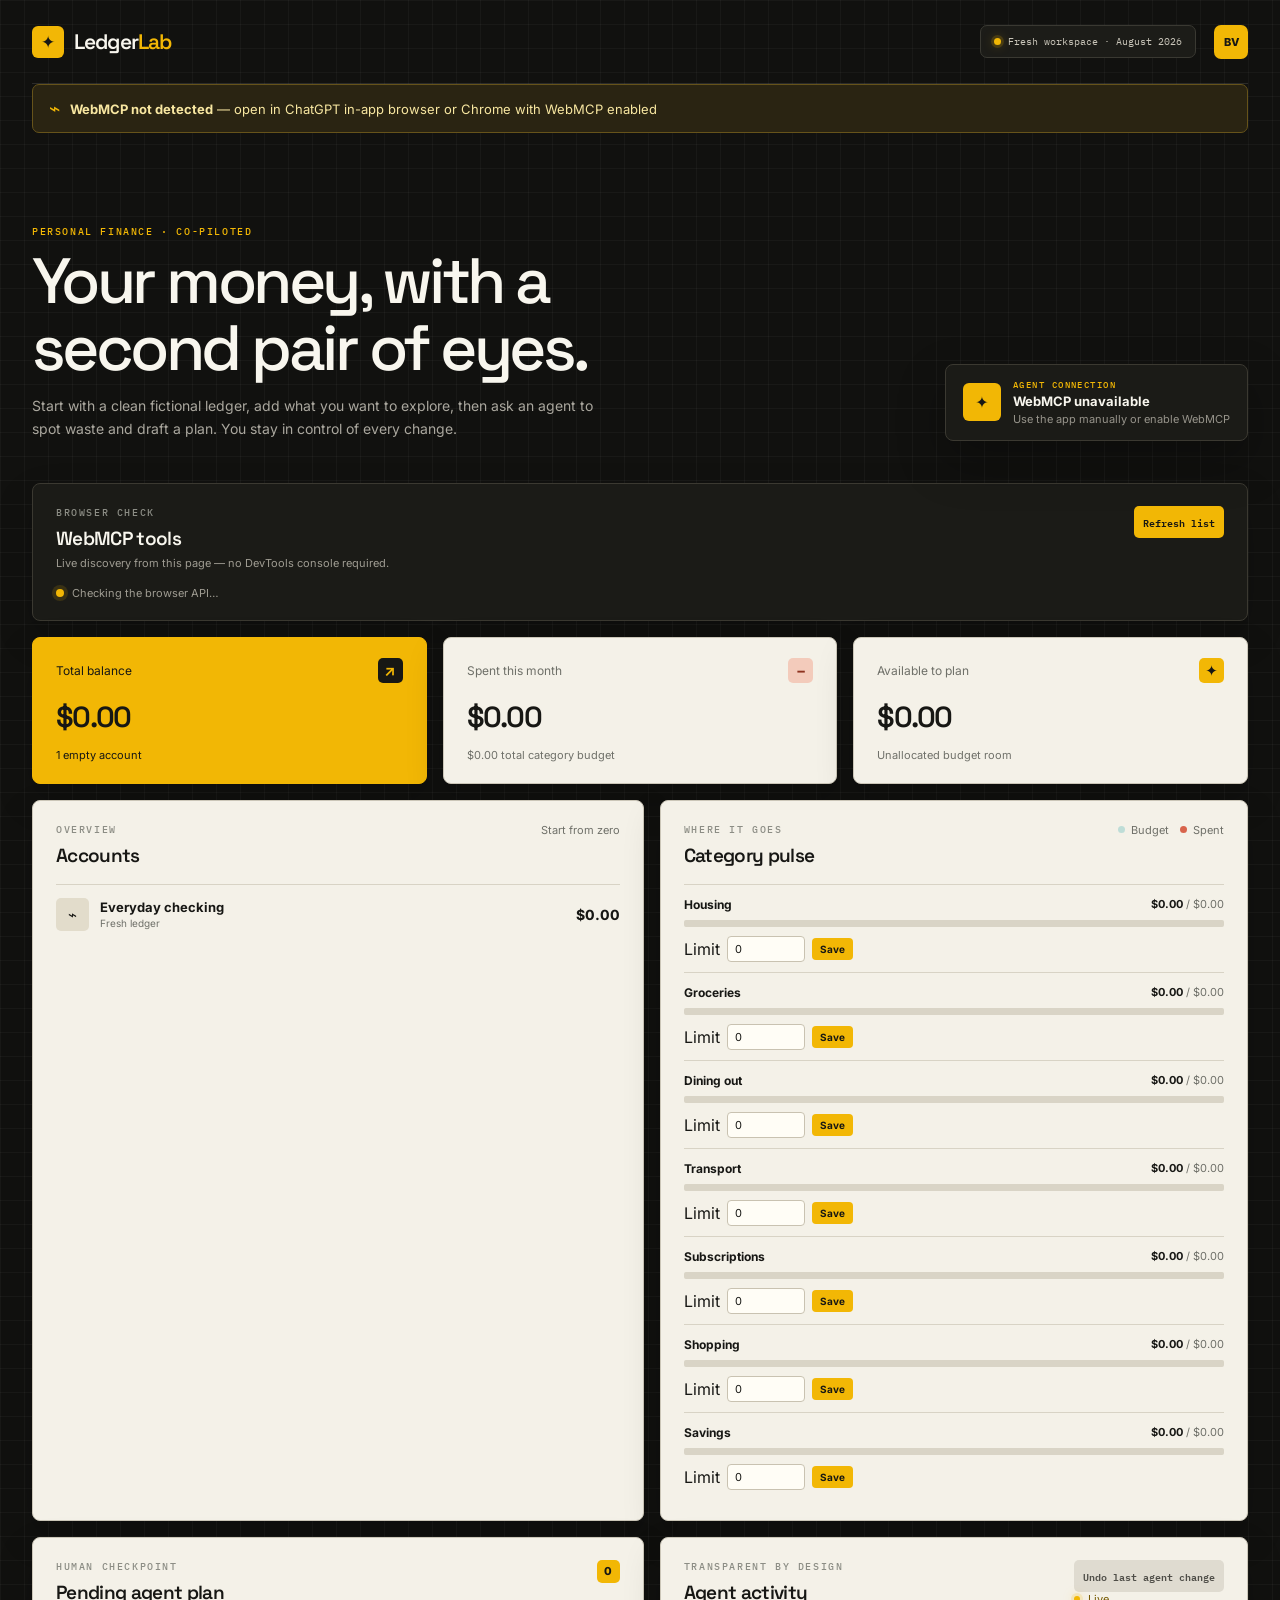
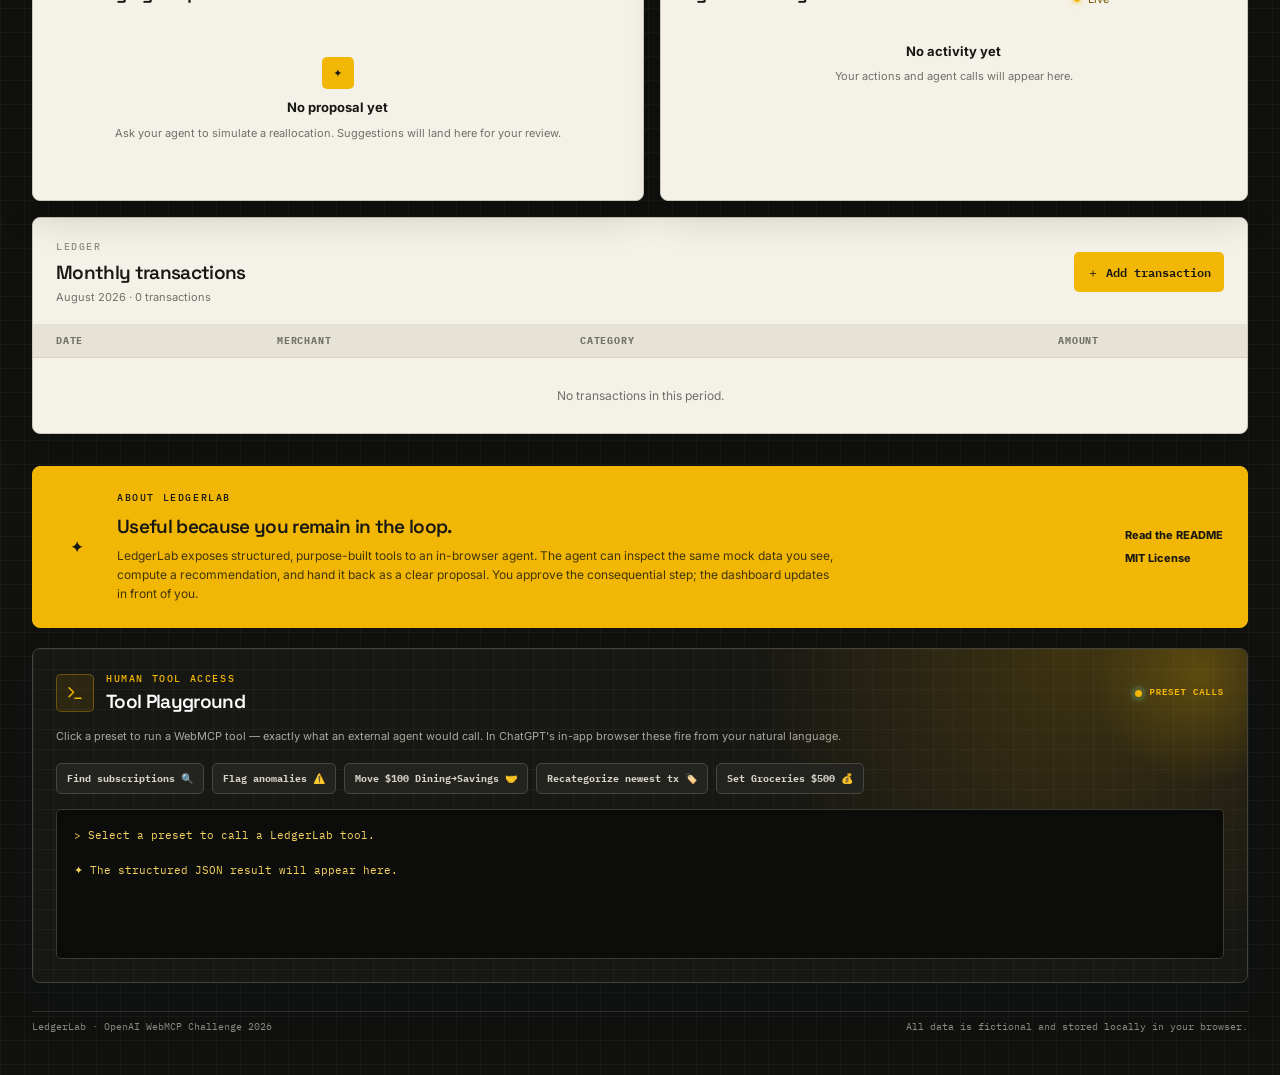
<file: app.html>
<!doctype html>
<html lang="en">
  <head>
    <meta http-equiv="origin-trial" content="[base64]" />
    <meta charset="UTF-8" />
    <meta name="viewport" content="width=device-width, initial-scale=1.0" />
    <meta name="theme-color" content="#11110f" />
    <meta name="description" content="LedgerLab is a WebMCP-enabled personal budget co-pilot." />
    <title>LedgerLab — Personal Budget Co-Pilot</title>
    <link rel="preconnect" href="https://fonts.googleapis.com" />
    <link rel="preconnect" href="https://fonts.gstatic.com" crossorigin />
    <link href="https://fonts.googleapis.com/css2?family=IBM+Plex+Mono:wght@400;500;600&family=Inter:wght@400;500;600;700;800&family=Space+Grotesk:wght@400;500;600;700&display=swap" rel="stylesheet" />
    <link rel="stylesheet" href="styles.css" />
    <script defer src="app.js"></script>
  </head>
  <body class="app-os-theme">
    <div class="app-shell">
      <header class="topbar">
        <a class="brand" href="/" aria-label="LedgerLab home">
          <span class="brand-mark" aria-hidden="true">✦</span>
          <span>Ledger<span class="brand-accent">Lab</span></span>
        </a>
        <div class="topbar-right">
          <span class="period-pill"><span class="status-dot"></span> Fresh workspace · August 2026</span>
          <a class="avatar" href="#about" aria-label="Open about section">BV</a>
        </div>
      </header>

      <div id="webmcp-banner" class="webmcp-banner is-hidden" role="status">
        <span class="banner-icon">⌁</span>
        <span><strong>WebMCP not detected</strong> — open in ChatGPT in-app browser or Chrome with WebMCP enabled</span>
      </div>

      <main id="top" class="main-content">
        <section class="hero-row" aria-labelledby="welcome-title">
          <div>
            <p class="eyebrow">PERSONAL FINANCE · CO-PILOTED</p>
            <h1 id="welcome-title">Your money, with a second pair of eyes.</h1>
            <p class="hero-copy">Start with a clean fictional ledger, add what you want to explore, then ask an agent to spot waste and draft a plan. You stay in control of every change.</p>
          </div>
          <div class="agent-status-card" aria-live="polite">
            <div class="agent-orb">✦</div>
            <div>
              <p class="micro-label">AGENT CONNECTION</p>
              <strong id="agent-status">Checking WebMCP…</strong>
              <p id="tool-count" class="muted">Structured tools loading</p>
            </div>
          </div>
        </section>

        <section class="panel webmcp-panel" aria-labelledby="webmcp-tools-title">
          <div class="panel-header">
            <div><p class="section-kicker">BROWSER CHECK</p><h2 id="webmcp-tools-title">WebMCP tools</h2><p class="panel-subtitle">Live discovery from this page — no DevTools console required.</p></div>
            <button id="refresh-webmcp-tools" class="button button-ghost button-small" type="button">Refresh list</button>
          </div>
          <div class="webmcp-diagnostics-body">
            <div class="diagnostic-status"><span id="diagnostic-dot" class="diagnostic-dot"></span><span id="diagnostic-status">Checking the browser API…</span></div>
            <ul id="webmcp-tool-list" class="webmcp-tool-list" aria-label="Registered WebMCP tools"></ul>
          </div>
        </section>

        <section class="metric-grid" aria-label="Account summary">
          <article class="metric-card metric-card-primary">
            <div class="metric-heading"><span>Total balance</span><span class="metric-icon">↗</span></div>
            <strong id="total-balance" class="metric-value">$0.00</strong>
            <span id="account-count" class="metric-foot positive">1 empty account</span>
          </article>
          <article class="metric-card">
            <div class="metric-heading"><span>Spent this month</span><span class="metric-icon coral">−</span></div>
            <strong id="monthly-spend" class="metric-value">$0.00</strong>
            <span id="spend-foot" class="metric-foot">vs. monthly budget</span>
          </article>
          <article class="metric-card">
            <div class="metric-heading"><span>Available to plan</span><span class="metric-icon gold">✦</span></div>
            <strong id="available-to-plan" class="metric-value">$0.00</strong>
            <span class="metric-foot">Unallocated budget room</span>
          </article>
        </section>

        <div class="dashboard-grid">
          <section class="panel accounts-panel" aria-labelledby="accounts-title">
            <div class="panel-header">
              <div><p class="section-kicker">OVERVIEW</p><h2 id="accounts-title">Accounts</h2></div>
              <span class="panel-action">Start from zero</span>
            </div>
            <div id="accounts-list" class="accounts-list"></div>
          </section>

          <section class="panel categories-panel" aria-labelledby="categories-title">
            <div class="panel-header">
              <div><p class="section-kicker">WHERE IT GOES</p><h2 id="categories-title">Category pulse</h2></div>
              <span class="legend"><span class="legend-dot budget-dot"></span>Budget <span class="legend-dot spent-dot"></span>Spent</span>
            </div>
            <div id="categories-list" class="category-list"></div>
          </section>

          <section class="panel plan-panel" aria-labelledby="plan-title">
            <div class="panel-header">
              <div><p class="section-kicker">HUMAN CHECKPOINT</p><h2 id="plan-title">Pending agent plan</h2></div>
              <span id="plan-count" class="count-badge">0</span>
            </div>
            <div id="plans-list" class="plans-list">
              <div class="empty-state plan-empty"><span class="empty-icon">✦</span><strong>No proposal yet</strong><span>Ask your agent to simulate a reallocation. Suggestions will land here for your review.</span></div>
            </div>
          </section>

          <section class="panel activity-panel" aria-labelledby="activity-title">
            <div class="panel-header">
              <div><p class="section-kicker">TRANSPARENT BY DESIGN</p><h2 id="activity-title">Agent activity</h2></div>
              <div class="activity-actions"><button id="undo-agent-change" class="button button-ghost button-small" type="button" disabled>Undo last agent change</button><span class="live-label"><span class="live-dot"></span>Live</span></div>
            </div>
            <div id="activity-log" class="activity-log" aria-live="polite"></div>
          </section>
        </div>

        <section class="panel transactions-panel" aria-labelledby="transactions-title">
          <div class="panel-header transactions-header">
            <div><p class="section-kicker">LEDGER</p><h2 id="transactions-title">Monthly transactions</h2><p class="panel-subtitle">August 2026 · <span id="transaction-count">0</span> transactions</p></div>
            <button id="add-transaction-button" class="button button-primary" type="button">＋ Add transaction</button>
          </div>
          <div class="table-wrap">
            <table>
              <thead><tr><th scope="col">Date</th><th scope="col">Merchant</th><th scope="col">Category</th><th scope="col" class="amount-cell">Amount</th><th scope="col" class="actions-cell"><span class="sr-only">Actions</span></th></tr></thead>
              <tbody id="transactions-body"></tbody>
            </table>
          </div>
        </section>

        <section id="about" class="about-section">
          <div class="about-mark">✦</div>
          <div><p class="section-kicker">ABOUT LEDGERLAB</p><h2>Useful because you remain in the loop.</h2><p>LedgerLab exposes structured, purpose-built tools to an in-browser agent. The agent can inspect the same mock data you see, compute a recommendation, and hand it back as a clear proposal. You approve the consequential step; the dashboard updates in front of you.</p></div>
          <div class="about-links"><a href="README.md">Read the README</a><a href="LICENSE">MIT License</a></div>
        </section>

        <section class="tool-playground" aria-labelledby="tool-playground-title">
          <div class="tool-playground-heading">
            <span class="tool-playground-icon" aria-hidden="true">
              <svg class="lucide lucide-terminal" xmlns="http://www.w3.org/2000/svg" width="24" height="24" viewBox="0 0 24 24" fill="none" stroke="currentColor" stroke-width="2" stroke-linecap="round" stroke-linejoin="round"><polyline points="4 17 10 11 4 5"></polyline><line x1="12" x2="20" y1="19" y2="19"></line></svg>
            </span>
            <div><p class="section-kicker">HUMAN TOOL ACCESS</p><h2 id="tool-playground-title">Tool Playground</h2></div>
            <span class="tool-playground-badge"><span></span>Preset calls</span>
          </div>
          <p class="tool-playground-caption">Click a preset to run a WebMCP tool — exactly what an external agent would call. In ChatGPT's in-app browser these fire from your natural language.</p>
          <div class="tool-playground-chips" aria-label="WebMCP tool presets">
            <button type="button" data-tool-preset="subscriptions">Find subscriptions 🔍</button>
            <button type="button" data-tool-preset="anomalies" title="Runs the same anomaly scan with attention on outlier findings">Flag anomalies ⚠️</button>
            <button type="button" data-tool-preset="reallocation">Move $100 Dining→Savings 🤝</button>
            <button type="button" data-tool-preset="categorize" title="Add a transaction first, then this preset uses the newest entry">Recategorize newest tx 🏷️</button>
            <button type="button" data-tool-preset="budget">Set Groceries $500 💰</button>
          </div>
          <pre id="tool-playground-console" class="tool-playground-console" aria-live="polite">&gt; Select a preset to call a LedgerLab tool.

✦ The structured JSON result will appear here.</pre>
        </section>
      </main>

      <footer class="footer"><span>LedgerLab · OpenAI WebMCP Challenge 2026</span><span>All data is fictional and stored locally in your browser.</span></footer>
    </div>

    <div id="toast-region" class="toast-region" aria-live="polite" aria-atomic="true"></div>

    <dialog id="transaction-dialog" class="transaction-dialog">
      <form id="transaction-form" method="dialog">
        <div class="dialog-header"><div><p class="section-kicker">LEDGER ENTRY</p><h2 id="dialog-title">Add transaction</h2></div><button id="close-dialog" class="icon-button" type="button" aria-label="Close dialog">×</button></div>
        <input id="transaction-id" type="hidden" />
        <div class="form-grid">
          <label>Merchant<input id="transaction-merchant" required maxlength="48" placeholder="e.g. Corner Market" /></label>
          <label>Date<input id="transaction-date" required type="date" /></label>
          <label>Amount<input id="transaction-amount" required min="0.01" step="0.01" type="number" placeholder="0.00" /></label>
          <label>Type<select id="transaction-type"><option value="expense">Expense</option><option value="income">Income</option></select></label>
          <label class="full-field">Category<select id="transaction-category"></select></label>
        </div>
        <div class="dialog-actions"><button id="cancel-dialog" class="button button-ghost" type="button">Cancel</button><button class="button button-primary" type="submit">Save transaction</button></div>
      </form>
    </dialog>
  </body>
</html>
</file>
<file: styles.css>
:root {
  --navy: #0d1b2a;
  --navy-2: #152b3d;
  --ink: #1a2833;
  --muted: #72808a;
  --line: #e7ecec;
  --surface: #ffffff;
  --surface-soft: #f5f8f8;
  --teal: #168a83;
  --teal-dark: #0d6f6a;
  --mint: #dff4ed;
  --coral: #ee806d;
  --coral-soft: #fff0ec;
  --gold: #d5a840;
  --shadow: 0 12px 34px rgba(23, 49, 61, .07);
  font-family: Inter, ui-sans-serif, system-ui, -apple-system, BlinkMacSystemFont, "Segoe UI", sans-serif;
  color: var(--ink);
  background: #f8faf9;
  font-synthesis: none;
}

* { box-sizing: border-box; }
html { scroll-behavior: smooth; }
body { margin: 0; min-width: 320px; background: linear-gradient(180deg, #f3f8f7 0, #fafcfb 420px, #f8faf9 100%); }
button, input, select { font: inherit; }
button, a { -webkit-tap-highlight-color: transparent; }
button { cursor: pointer; }
a { color: inherit; }
.app-shell { max-width: 1440px; margin: 0 auto; padding: 0 42px 42px; }
.topbar { height: 84px; display: flex; align-items: center; justify-content: space-between; }
.brand { display: flex; align-items: center; gap: 10px; font-size: 21px; font-weight: 780; letter-spacing: -.04em; text-decoration: none; color: var(--navy); }
.brand-mark, .about-mark { display: grid; place-items: center; width: 32px; height: 32px; border-radius: 10px; color: #fff; background: var(--teal); box-shadow: 0 6px 15px rgba(22, 138, 131, .25); font-size: 17px; }
.brand-accent { color: var(--teal); }
.topbar-right { display: flex; align-items: center; gap: 18px; }
.period-pill { display: flex; align-items: center; gap: 7px; font-size: 12px; color: var(--muted); background: rgba(255,255,255,.72); padding: 9px 13px; border: 1px solid var(--line); border-radius: 99px; }
.status-dot, .live-dot { width: 7px; height: 7px; border-radius: 50%; display: inline-block; background: var(--teal); box-shadow: 0 0 0 4px var(--mint); }
.avatar { display: grid; place-items: center; width: 34px; height: 34px; border-radius: 50%; color: var(--navy); background: #f0dca7; font-size: 11px; font-weight: 800; text-decoration: none; }
.webmcp-banner { display: flex; gap: 10px; align-items: center; margin: 0 0 24px; padding: 12px 16px; color: #80513d; background: #fff7e9; border: 1px solid #f3d99a; border-radius: 12px; font-size: 13px; }
.webmcp-banner.is-hidden { display: none; }
.banner-icon { font-size: 19px; color: var(--gold); }
.main-content { padding-top: 18px; }
.hero-row { display: flex; align-items: flex-end; justify-content: space-between; gap: 30px; padding: 28px 0 34px; }
.eyebrow, .section-kicker, .micro-label { margin: 0 0 10px; color: var(--teal-dark); font-size: 10px; font-weight: 800; letter-spacing: .16em; }
h1, h2, p { margin-top: 0; }
h1 { max-width: 630px; margin-bottom: 12px; color: var(--navy); font-size: clamp(31px, 4vw, 48px); line-height: 1.05; letter-spacing: -.055em; }
h2 { margin: 0; color: var(--navy); font-size: 19px; letter-spacing: -.035em; }
.hero-copy { max-width: 580px; margin-bottom: 0; color: var(--muted); font-size: 14px; line-height: 1.65; }
.agent-status-card { min-width: 245px; display: flex; align-items: center; gap: 12px; padding: 14px 17px; color: #fff; background: var(--navy); border-radius: 15px; box-shadow: 0 12px 28px rgba(13,27,42,.15); }
.agent-orb { display: grid; place-items: center; flex: 0 0 auto; width: 38px; height: 38px; color: var(--navy); background: #bce7d8; border-radius: 12px; }
.agent-status-card .micro-label { margin-bottom: 3px; color: #92cfc1; font-size: 9px; }
.agent-status-card strong { display: block; font-size: 13px; }
.agent-status-card .muted { margin: 3px 0 0; color: #91a1ab; font-size: 11px; }
.webmcp-panel { margin-bottom: 16px; }
.webmcp-diagnostics-body { display: flex; align-items: center; gap: 18px; padding: 0 23px 20px; }
.diagnostic-status { display: flex; align-items: center; gap: 8px; min-width: 260px; color: var(--muted); font-size: 11px; }
.diagnostic-dot { width: 8px; height: 8px; flex: 0 0 auto; border-radius: 50%; background: var(--gold); box-shadow: 0 0 0 4px #fff5d8; }
.diagnostic-dot.success { background: var(--teal); box-shadow: 0 0 0 4px var(--mint); }
.diagnostic-dot.error { background: var(--coral); box-shadow: 0 0 0 4px var(--coral-soft); }
.webmcp-tool-list { display: flex; flex-wrap: wrap; gap: 7px; margin: 0; padding: 0; list-style: none; }
.webmcp-tool-list li { padding: 6px 9px; color: var(--teal-dark); background: #edf7f4; border: 1px solid #d8eee8; border-radius: 7px; font: 700 10px/1.2 ui-monospace, SFMono-Regular, Menlo, Consolas, monospace; }
.metric-grid { display: grid; grid-template-columns: repeat(3, 1fr); gap: 16px; margin-bottom: 16px; }
.metric-card { min-height: 141px; padding: 20px 23px; background: var(--surface); border: 1px solid var(--line); border-radius: 17px; box-shadow: var(--shadow); }
.metric-card-primary { color: #fff; background: var(--navy); border-color: var(--navy); }
.metric-heading { display: flex; align-items: center; justify-content: space-between; color: var(--muted); font-size: 12px; }
.metric-card-primary .metric-heading { color: #a6b6bf; }
.metric-icon { display: grid; place-items: center; width: 25px; height: 25px; color: var(--teal); background: var(--mint); border-radius: 8px; font-size: 15px; font-weight: 700; }
.metric-icon.coral { color: var(--coral); background: var(--coral-soft); }
.metric-icon.gold { color: #a17717; background: #fff5d8; }
.metric-value { display: block; margin: 15px 0 8px; color: var(--navy); font-size: 29px; letter-spacing: -.06em; }
.metric-card-primary .metric-value { color: #fff; }
.metric-foot { color: var(--muted); font-size: 11px; }
.metric-foot.positive { color: #8ad6bc; }
.metric-foot.warning { color: var(--coral); }
.dashboard-grid { display: grid; grid-template-columns: 1.04fr 1fr; gap: 16px; margin-bottom: 16px; }
.panel { min-width: 0; background: var(--surface); border: 1px solid var(--line); border-radius: 17px; box-shadow: var(--shadow); }
.panel-header { display: flex; justify-content: space-between; align-items: flex-start; gap: 14px; padding: 22px 23px 16px; }
.panel-header .section-kicker { margin-bottom: 7px; }
.panel-action, .count-badge, .live-label, .legend { color: var(--muted); font-size: 11px; }
.count-badge { display: grid; place-items: center; min-width: 23px; height: 23px; padding: 0 7px; color: var(--teal-dark); background: var(--mint); border-radius: 99px; font-weight: 800; }
.legend { display: flex; align-items: center; gap: 6px; white-space: nowrap; }
.legend-dot { width: 7px; height: 7px; border-radius: 50%; display: inline-block; margin-left: 5px; }
.budget-dot { background: #beddd7; }.spent-dot { background: var(--coral); }
.accounts-list { padding: 0 23px 21px; }
.account-row { display: flex; align-items: center; justify-content: space-between; padding: 13px 0; border-top: 1px solid var(--line); }
.account-left { display: flex; align-items: center; gap: 11px; }
.account-icon { display: grid; place-items: center; width: 33px; height: 33px; color: var(--teal-dark); background: #edf7f4; border-radius: 10px; font-size: 15px; }
.account-name { display: block; color: var(--navy); font-size: 13px; font-weight: 700; }.account-type { display: block; margin-top: 2px; color: var(--muted); font-size: 10px; }
.account-balance { color: var(--navy); font-size: 14px; font-weight: 750; }.account-balance.negative { color: var(--coral); }
.category-list { padding: 0 23px 20px; }
.category-row { padding: 12px 0 10px; border-top: 1px solid var(--line); }
.category-top { display: flex; justify-content: space-between; align-items: center; margin-bottom: 8px; }
.category-name { font-size: 12px; font-weight: 700; }.category-values { color: var(--muted); font-size: 11px; }.category-values strong { color: var(--navy); }
.bar-track { height: 7px; overflow: hidden; background: #eef3f2; border-radius: 99px; }.bar-fill { position: relative; height: 100%; border-radius: 99px; background: linear-gradient(90deg, var(--teal), #5ab6a3); }.bar-fill.over { background: linear-gradient(90deg, var(--coral), #f6aa84); }
.budget-line { display: flex; align-items: center; gap: 7px; margin-top: 9px; }.budget-line input { width: 78px; padding: 5px 7px; border: 1px solid var(--line); border-radius: 7px; color: var(--navy); font-size: 11px; }.budget-line button { padding: 5px 8px; color: var(--teal-dark); background: transparent; border: 0; border-radius: 6px; font-size: 10px; font-weight: 700; }.budget-line button:hover { background: #edf7f4; }
.plans-list { padding: 0 23px 22px; }.plan-empty { min-height: 157px; }.empty-state { display: flex; flex-direction: column; align-items: center; justify-content: center; gap: 7px; padding: 20px; color: var(--muted); text-align: center; font-size: 11px; line-height: 1.5; }.empty-state strong { color: var(--navy); font-size: 13px; }.empty-icon { display: grid; place-items: center; width: 32px; height: 32px; margin-bottom: 2px; color: var(--gold); background: #fff8df; border-radius: 10px; }
.plan-card { padding: 15px; background: #f8fcfb; border: 1px solid #cde9df; border-radius: 12px; }.plan-card + .plan-card { margin-top: 10px; }.plan-card-header { display: flex; justify-content: space-between; gap: 12px; }.plan-card h3 { margin: 0; color: var(--navy); font-size: 13px; }.plan-time { color: var(--muted); font-size: 10px; }.move-list { margin: 13px 0; padding: 0; list-style: none; }.move-list li { display: flex; align-items: center; justify-content: space-between; gap: 8px; padding: 8px 0; border-top: 1px solid #e1efeb; color: var(--muted); font-size: 11px; }.move-list li strong { color: var(--navy); }.move-arrow { color: var(--teal); font-weight: 800; }.projected-note { margin: 0 0 12px; padding: 8px 10px; color: #4e756e; background: #eaf7f1; border-radius: 8px; font-size: 10px; line-height: 1.45; }.plan-actions { display: flex; gap: 8px; }
.button { border: 0; border-radius: 9px; padding: 10px 13px; font-size: 12px; font-weight: 750; transition: transform .15s ease, box-shadow .15s ease, background .15s ease; }.button:hover { transform: translateY(-1px); }.button-primary { color: #fff; background: var(--teal); box-shadow: 0 5px 12px rgba(22,138,131,.18); }.button-primary:hover { background: var(--teal-dark); }.button-ghost { color: var(--muted); background: #eef3f2; }.button-danger { color: #bd5b4d; background: var(--coral-soft); }.button-small { padding: 7px 9px; font-size: 10px; }
.live-label { display: flex; align-items: center; gap: 8px; color: var(--teal-dark); }.live-dot { width: 6px; height: 6px; box-shadow: 0 0 0 3px var(--mint); }
.activity-log { max-height: 242px; overflow: auto; padding: 0 23px 20px; }.activity-item { display: flex; gap: 10px; padding: 11px 0; border-top: 1px solid var(--line); }.activity-marker { flex: 0 0 auto; width: 7px; height: 7px; margin-top: 5px; border-radius: 50%; background: #c9d6d6; }.activity-item.agent .activity-marker { background: var(--teal); }.activity-item.human .activity-marker { background: var(--gold); }.activity-item strong { display: block; color: var(--navy); font-size: 11px; font-weight: 650; line-height: 1.45; }.activity-item time { display: block; margin-top: 3px; color: var(--muted); font-size: 10px; }
.transactions-panel { overflow: hidden; }.transactions-header { align-items: center; padding-bottom: 20px; }.panel-subtitle { margin: 5px 0 0; color: var(--muted); font-size: 11px; }.table-wrap { overflow-x: auto; } table { width: 100%; border-collapse: collapse; font-size: 12px; } th { padding: 10px 23px; color: var(--muted); background: #f8faf9; font-size: 10px; font-weight: 750; letter-spacing: .08em; text-align: left; text-transform: uppercase; } td { padding: 13px 23px; border-top: 1px solid var(--line); vertical-align: middle; } tbody tr { transition: background .25s ease; } tbody tr:hover { background: #fbfdfc; } tbody tr.row-highlight { background: #e9f8f2; animation: row-glow 2.7s ease-out; } @keyframes row-glow { from { box-shadow: inset 4px 0 var(--teal); } to { box-shadow: inset 0 0 transparent; } }
.date-cell { color: var(--muted); font-size: 11px; white-space: nowrap; }.merchant-cell { display: flex; align-items: center; gap: 10px; color: var(--navy); font-weight: 700; white-space: nowrap; }.merchant-icon { display: grid; place-items: center; width: 28px; height: 28px; color: var(--teal-dark); background: #edf7f4; border-radius: 8px; font-size: 12px; }.category-chip { display: inline-block; padding: 5px 8px; color: #51746f; background: #eff7f4; border-radius: 6px; font-size: 10px; }.amount-cell { text-align: right; }.amount { color: var(--navy); font-weight: 750; white-space: nowrap; }.amount.income { color: var(--teal-dark); }.actions-cell { width: 125px; text-align: right; }.row-actions { display: flex; justify-content: flex-end; gap: 4px; opacity: .28; transition: opacity .15s ease; }.row-actions button { color: var(--muted); background: transparent; border: 0; padding: 5px; font-size: 11px; }.row-actions button:hover { color: var(--teal-dark); }.transaction-row:hover .row-actions, .transaction-row:focus-within .row-actions { opacity: 1; }.empty-row { padding: 30px; color: var(--muted); text-align: center; }
.about-section { display: grid; grid-template-columns: 42px minmax(0, 1fr) auto; align-items: center; gap: 18px; margin: 32px 0 20px; padding: 24px; background: #e9f5f1; border: 1px solid #d4ebe3; border-radius: 17px; }.about-mark { width: 40px; height: 40px; }.about-section h2 { margin-bottom: 7px; }.about-section p:not(.section-kicker) { max-width: 720px; margin: 0; color: #617a78; font-size: 12px; line-height: 1.6; }.about-links { display: flex; flex-direction: column; gap: 9px; font-size: 11px; font-weight: 750; }.about-links a { color: var(--teal-dark); text-decoration: none; }.about-links a:hover { text-decoration: underline; }.footer { display: flex; justify-content: space-between; gap: 15px; color: #99a4a5; font-size: 10px; }
.tool-playground { position: relative; overflow: hidden; margin: 0 0 28px; padding: 23px; color: #eefcf7; background: linear-gradient(145deg, rgba(20, 43, 55, .98), rgba(7, 20, 29, .99)); border: 1px solid rgba(102, 211, 176, .23); border-radius: 17px; box-shadow: 0 18px 45px rgba(13, 27, 42, .18); }.tool-playground::after { position: absolute; top: -90px; right: -70px; width: 230px; height: 230px; content: ""; background: radial-gradient(circle, rgba(36, 205, 153, .2), transparent 68%); pointer-events: none; }.tool-playground-heading { position: relative; z-index: 1; display: flex; align-items: center; gap: 12px; }.tool-playground-icon { display: grid; place-items: center; width: 38px; height: 38px; color: #a9f4d5; background: rgba(121, 231, 192, .1); border: 1px solid rgba(169, 244, 213, .2); border-radius: 11px; }.tool-playground-icon svg { width: 18px; height: 18px; }.tool-playground .section-kicker { margin-bottom: 4px; color: #85d9bd; }.tool-playground h2 { color: #fff; }.tool-playground-badge { display: flex; align-items: center; gap: 7px; margin-left: auto; color: #8eaaa1; font: 700 9px ui-monospace, SFMono-Regular, Menlo, Consolas, monospace; text-transform: uppercase; letter-spacing: .09em; }.tool-playground-badge span { width: 7px; height: 7px; background: #77efbd; border-radius: 50%; box-shadow: 0 0 0 4px rgba(119, 239, 189, .1), 0 0 12px rgba(119, 239, 189, .55); }.tool-playground-caption { position: relative; z-index: 1; max-width: 830px; margin: 14px 0 17px; color: #9bb0aa; font-size: 11px; line-height: 1.6; }.tool-playground-chips { position: relative; z-index: 1; display: flex; flex-wrap: wrap; gap: 8px; margin-bottom: 15px; }.tool-playground-chips button { padding: 8px 10px; color: #b8d4cb; background: rgba(255, 255, 255, .055); border: 1px solid rgba(170, 223, 205, .16); border-radius: 8px; font-size: 10px; font-weight: 700; transition: color .15s ease, background .15s ease, transform .15s ease; }.tool-playground-chips button:hover { color: #fff; background: rgba(22, 138, 131, .32); transform: translateY(-1px); }.tool-playground-chips button:disabled { cursor: wait; opacity: .55; }.tool-playground-console { position: relative; z-index: 1; min-height: 150px; max-height: 360px; margin: 0; overflow: auto; padding: 17px; color: #9df2c9; background: rgba(2, 10, 15, .78); border: 1px solid rgba(151, 230, 201, .12); border-radius: 11px; box-shadow: inset 0 1px 18px rgba(0, 0, 0, .22); font: 11px/1.6 ui-monospace, SFMono-Regular, Menlo, Consolas, monospace; white-space: pre-wrap; }
.toast-region { position: fixed; right: 24px; bottom: 24px; z-index: 5; display: flex; flex-direction: column; gap: 9px; }.toast { display: flex; align-items: center; gap: 9px; max-width: 340px; padding: 12px 15px; color: #fff; background: var(--navy); border-radius: 10px; box-shadow: 0 12px 24px rgba(13,27,42,.2); font-size: 12px; animation: toast-in .25s ease-out; }.toast.success::before { content: "✓"; display: grid; place-items: center; width: 17px; height: 17px; color: var(--navy); background: #aee2ce; border-radius: 50%; font-weight: 900; }.toast.error { background: #8e473d; } @keyframes toast-in { from { opacity: 0; transform: translateY(8px); } to { opacity: 1; transform: translateY(0); } }
.transaction-dialog { width: min(510px, calc(100% - 28px)); padding: 0; color: var(--ink); background: var(--surface); border: 0; border-radius: 17px; box-shadow: 0 25px 70px rgba(13,27,42,.25); }.transaction-dialog::backdrop { background: rgba(13,27,42,.45); backdrop-filter: blur(3px); }.transaction-dialog form { padding: 23px; }.dialog-header { display: flex; justify-content: space-between; align-items: flex-start; margin-bottom: 23px; }.dialog-header h2 { font-size: 21px; }.icon-button { color: var(--muted); background: transparent; border: 0; font-size: 23px; line-height: 1; }.form-grid { display: grid; grid-template-columns: 1fr 1fr; gap: 15px; }.form-grid label { display: flex; flex-direction: column; gap: 7px; color: var(--muted); font-size: 11px; font-weight: 700; }.form-grid input, .form-grid select { width: 100%; padding: 10px; color: var(--navy); background: #fbfcfc; border: 1px solid #dfe8e6; border-radius: 8px; outline: 0; font-size: 12px; }.form-grid input:focus, .form-grid select:focus { border-color: var(--teal); box-shadow: 0 0 0 3px var(--mint); }.full-field { grid-column: 1 / -1; }.dialog-actions { display: flex; justify-content: flex-end; gap: 9px; margin-top: 24px; padding-top: 16px; border-top: 1px solid var(--line); }
.sr-only { position: absolute; width: 1px; height: 1px; padding: 0; margin: -1px; overflow: hidden; clip: rect(0,0,0,0); white-space: nowrap; border: 0; }
@media (max-width: 900px) { .app-shell { padding: 0 22px 30px; }.dashboard-grid { grid-template-columns: 1fr; }.hero-row { align-items: stretch; flex-direction: column; }.agent-status-card { align-self: flex-start; }.about-section { grid-template-columns: 42px 1fr; }.about-links { grid-column: 2; flex-direction: row; gap: 18px; }.footer { flex-direction: column; } }
@media (max-width: 600px) { .app-shell { padding: 0 14px 24px; }.topbar { height: 68px; }.period-pill { display: none; }.main-content { padding-top: 8px; }.hero-row { padding: 23px 0 26px; }.metric-grid { grid-template-columns: 1fr; gap: 10px; }.metric-card { min-height: 114px; }.metric-value { margin-top: 10px; }.panel-header { padding-left: 16px; padding-right: 16px; }.accounts-list, .category-list, .plans-list, .activity-log, .webmcp-diagnostics-body { padding-left: 16px; padding-right: 16px; }.webmcp-diagnostics-body { align-items: flex-start; flex-direction: column; gap: 12px; }.diagnostic-status { min-width: 0; }.transactions-header { align-items: flex-start; flex-direction: column; }.transactions-header .button { width: 100%; }.table-wrap { margin: 0 -1px; } th, td { padding-right: 12px; padding-left: 12px; }.actions-cell { width: 70px; }.row-actions { opacity: 1; }.category-chip { white-space: nowrap; }.about-section { grid-template-columns: 1fr; gap: 12px; padding: 18px; }.about-links { grid-column: 1; }.tool-playground { padding: 18px; }.tool-playground-badge { display: none; }.tool-playground-console { min-height: 180px; }.form-grid { grid-template-columns: 1fr; }.full-field { grid-column: auto; }.toast-region { right: 14px; bottom: 14px; left: 14px; }.toast { max-width: none; } }

/* Financial operating-system dashboard theme shared with the landing page. */
.app-os-theme {
  --navy: #171714;
  --navy-2: #25241f;
  --ink: #171714;
  --muted: #6f7069;
  --line: #d8d3c5;
  --surface: #f8f6ee;
  --surface-soft: #ece8dc;
  --teal: #f2b705;
  --teal-dark: #765a00;
  --mint: #fff0a6;
  --coral: #d8644c;
  --coral-soft: #f8ddd4;
  --gold: #f2b705;
  --shadow: 0 16px 38px rgba(0, 0, 0, .16);
  color: var(--ink);
  background:
    linear-gradient(rgba(255, 255, 255, .035) 1px, transparent 1px),
    linear-gradient(90deg, rgba(255, 255, 255, .035) 1px, transparent 1px),
    #11110f;
  background-size: 24px 24px;
  font-family: Inter, ui-sans-serif, system-ui, sans-serif;
}
.app-os-theme .app-shell { max-width: 1480px; padding-right: 32px; padding-left: 32px; }
.app-os-theme .topbar { color: #f8f6ee; border-bottom: 1px solid rgba(255, 255, 255, .11); }
.app-os-theme .brand { color: #f8f6ee; font-family: "Space Grotesk", sans-serif; font-weight: 600; }
.app-os-theme .brand-mark,
.app-os-theme .about-mark { color: #171714; background: #f2b705; border-radius: 6px; box-shadow: none; }
.app-os-theme .brand-accent { color: #f2b705; }
.app-os-theme .period-pill { color: #c9c5b9; background: #1c1c18; border-color: #3a3932; border-radius: 7px; font-family: "IBM Plex Mono", monospace; font-size: 10px; }
.app-os-theme .status-dot,
.app-os-theme .live-dot { background: #f2b705; box-shadow: 0 0 0 3px rgba(242, 183, 5, .17), 0 0 12px rgba(242, 183, 5, .4); }
.app-os-theme .avatar { color: #171714; background: #f2b705; border-radius: 7px; }
.app-os-theme .main-content { max-width: 1280px; margin: 0 auto; }
.app-os-theme .hero-row { min-height: 260px; padding: 50px 0 42px; }
.app-os-theme h1,
.app-os-theme .hero-row h2 { color: #f8f6ee; font-family: "Space Grotesk", sans-serif; font-weight: 500; }
.app-os-theme h1 { max-width: 720px; font-size: clamp(38px, 5vw, 64px); }
.app-os-theme h2 { font-family: "Space Grotesk", sans-serif; font-weight: 600; }
.app-os-theme .hero-copy { color: #aaa79e; }
.app-os-theme .eyebrow,
.app-os-theme .section-kicker,
.app-os-theme .micro-label { color: #8c8d85; font-family: "IBM Plex Mono", monospace; font-weight: 500; }
.app-os-theme .hero-row .eyebrow { color: #f2b705; }
.app-os-theme .agent-status-card { color: #f8f6ee; background: #1b1b17; border: 1px solid #3b3931; border-radius: 8px; box-shadow: 0 20px 48px rgba(0, 0, 0, .28); }
.app-os-theme .agent-orb { color: #171714; background: #f2b705; border-radius: 6px; }
.app-os-theme .agent-status-card .micro-label { color: #f2b705; }
.app-os-theme .agent-status-card .muted { color: #97948b; }
.app-os-theme .webmcp-banner { color: #f8e7a1; background: #2a2412; border-color: #66531a; border-radius: 7px; }
.app-os-theme .panel,
.app-os-theme .metric-card { background: #f4f1e8; border-color: #cbc6b8; border-radius: 8px; box-shadow: var(--shadow); }
.app-os-theme .webmcp-panel { color: #f8f6ee; background: #1b1b17; border-color: #3b3931; }
.app-os-theme .webmcp-panel h2 { color: #f8f6ee; }
.app-os-theme .webmcp-panel .panel-subtitle,
.app-os-theme .webmcp-panel .diagnostic-status { color: #9f9c92; }
.app-os-theme .webmcp-panel .button-ghost { color: #171714; background: #f2b705; }
.app-os-theme .webmcp-tool-list li { color: #f6d55e; background: rgba(242, 183, 5, .09); border-color: rgba(242, 183, 5, .27); border-radius: 5px; font-family: "IBM Plex Mono", monospace; }
.app-os-theme .diagnostic-dot,
.app-os-theme .diagnostic-dot.success { background: #f2b705; box-shadow: 0 0 0 4px rgba(242, 183, 5, .14); }
.app-os-theme .metric-card-primary { color: #171714; background: #f2b705; border-color: #f2b705; }
.app-os-theme .metric-card-primary .metric-heading,
.app-os-theme .metric-card-primary .metric-value,
.app-os-theme .metric-card-primary .metric-foot { color: #171714; }
.app-os-theme .metric-value { font-family: "Space Grotesk", sans-serif; font-weight: 600; }
.app-os-theme .metric-icon { color: #171714; background: #f2b705; border-radius: 5px; }
.app-os-theme .metric-card-primary .metric-icon { color: #f2b705; background: #171714; }
.app-os-theme .metric-icon.coral { color: #8e321f; background: #f3cbbb; }
.app-os-theme .metric-icon.gold { color: #171714; background: #f2b705; }
.app-os-theme .count-badge { color: #171714; background: #f2b705; border-radius: 5px; }
.app-os-theme .account-icon,
.app-os-theme .merchant-icon { color: #171714; background: #e2dccb; border-radius: 5px; }
.app-os-theme .bar-track { background: #d9d4c6; border-radius: 2px; }
.app-os-theme .bar-fill { background: #f2b705; border-radius: 2px; }
.app-os-theme .bar-fill.over { background: #d8644c; }
.app-os-theme .budget-line input { background: #fffdf6; border-color: #c9c2b1; border-radius: 4px; }
.app-os-theme .budget-line button { color: #171714; background: #f2b705; border-radius: 4px; }
.app-os-theme .budget-line button:hover { background: #dca600; }
.app-os-theme .empty-icon { color: #171714; background: #f2b705; border-radius: 5px; }
.app-os-theme .plan-card { background: #fff8d9; border-color: #d5bd5c; border-radius: 6px; }
.app-os-theme .projected-note { color: #544510; background: #f4e9ae; border-radius: 4px; }
.app-os-theme .move-arrow { color: #9a7300; }
.app-os-theme .button { border-radius: 5px; font-family: "IBM Plex Mono", monospace; font-weight: 600; }
.app-os-theme .button-primary { color: #171714; background: #f2b705; box-shadow: none; }
.app-os-theme .button-primary:hover { background: #dca600; }
.app-os-theme .button-ghost { color: #4f4e48; background: #dfdbd0; }
.app-os-theme th { color: #6f7069; background: #e7e2d6; font-family: "IBM Plex Mono", monospace; }
.app-os-theme tbody tr:hover { background: #fff9dd; }
.app-os-theme tbody tr.row-highlight { background: #fff0a6; }
.app-os-theme .category-chip { color: #4f420f; background: #efe4ad; border-radius: 4px; }
.app-os-theme .about-section { background: #f2b705; border-color: #f2b705; border-radius: 8px; }
.app-os-theme .about-section p:not(.section-kicker) { color: #41350b; }
.app-os-theme .about-section .section-kicker,
.app-os-theme .about-links a { color: #171714; }
.app-os-theme .tool-playground { background:
  radial-gradient(circle at 86% 0%, rgba(242, 183, 5, .18), transparent 30%),
  linear-gradient(rgba(255, 255, 255, .035) 1px, transparent 1px),
  linear-gradient(90deg, rgba(255, 255, 255, .035) 1px, transparent 1px),
  #171714;
  background-size: auto, 20px 20px, 20px 20px, auto;
  border-color: #454238;
  border-radius: 8px;
}
.app-os-theme .tool-playground::after { background: radial-gradient(circle, rgba(242, 183, 5, .24), transparent 68%); }
.app-os-theme .tool-playground-icon { color: #f2b705; background: rgba(242, 183, 5, .1); border-color: rgba(242, 183, 5, .3); border-radius: 5px; }
.app-os-theme .tool-playground .section-kicker,
.app-os-theme .tool-playground-badge,
.app-os-theme .tool-playground-badge span { color: #f2b705; }
.app-os-theme .tool-playground-badge span { background: #f2b705; }
.app-os-theme .tool-playground-caption { color: #aaa79e; }
.app-os-theme .tool-playground-chips button { color: #d6d2c8; background: #23231f; border-color: #48463d; border-radius: 5px; font-family: "IBM Plex Mono", monospace; }
.app-os-theme .tool-playground-chips button:hover { color: #171714; background: #f2b705; }
.app-os-theme .tool-playground-console { color: #f6d55e; background: #0d0d0b; border-color: #3b3931; border-radius: 5px; font-family: "IBM Plex Mono", monospace; }
.app-os-theme .footer { padding-top: 8px; color: #8f8c84; border-top: 1px solid #302f2a; font-family: "IBM Plex Mono", monospace; }
.app-os-theme .toast { color: #171714; background: #f2b705; border-radius: 5px; }
.app-os-theme .toast.success::before { color: #f2b705; background: #171714; }
.app-os-theme .transaction-dialog { background: #f4f1e8; border: 1px solid #c6c0b2; border-radius: 8px; }
.app-os-theme .transaction-dialog::backdrop { background: rgba(0, 0, 0, .68); }
.app-os-theme .form-grid input,
.app-os-theme .form-grid select { background: #fffdf6; border-color: #c9c2b1; border-radius: 4px; }
.app-os-theme .form-grid input:focus,
.app-os-theme .form-grid select:focus { border-color: #f2b705; box-shadow: 0 0 0 3px rgba(242, 183, 5, .2); }
@media (max-width: 600px) {
  .app-os-theme .app-shell { padding-right: 14px; padding-left: 14px; }
  .app-os-theme .hero-row { min-height: 0; padding-top: 34px; }
  .app-os-theme h1 { font-size: 42px; }
}
</file>
